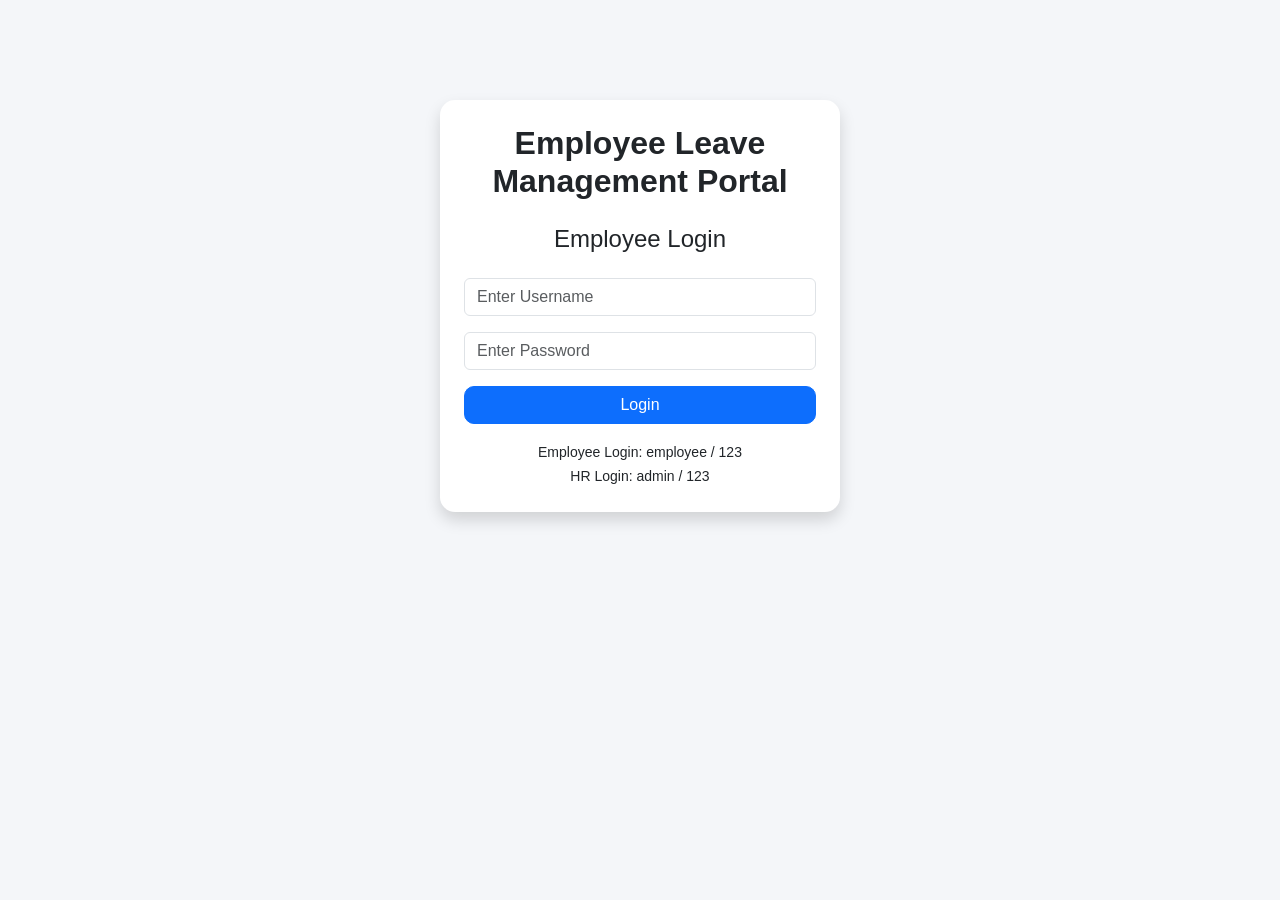
<file: frontend/index.html>
<!DOCTYPE html>
<html lang="en">
<head>
    <meta charset="UTF-8">
    <meta name="viewport" content="width=device-width, initial-scale=1.0">
    <title>Leave Management Portal</title>

    <link href="https://cdn.jsdelivr.net/npm/bootstrap@5.3.3/dist/css/bootstrap.min.css" rel="stylesheet">

    <link rel="stylesheet" href="style.css">
</head>
<body>

<div class="container mt-5">

    <div class="card shadow p-4 mx-auto login-card">

      <h2 class="text-center mb-4">
        Employee Leave Management Portal
      </h2>

      <h4 class="text-center mb-4">
        Employee Login
      </h4>

      <input type="text" id="username" class="form-control mb-3" placeholder="Enter Username">

      <input type="password" id="password" class="form-control mb-3" placeholder="Enter Password">

      <button class="btn btn-primary w-100" onclick="login()">
          Login
      </button>

      <div class="mt-3 text-center">
          <small>
              Employee Login:
              employee / 123
          </small>

          <br>

          <small>
              HR Login:
              admin / 123
          </small>
      </div>

    </div>

</div>

<script src="script.js"></script>

</body>
</html>
</file>
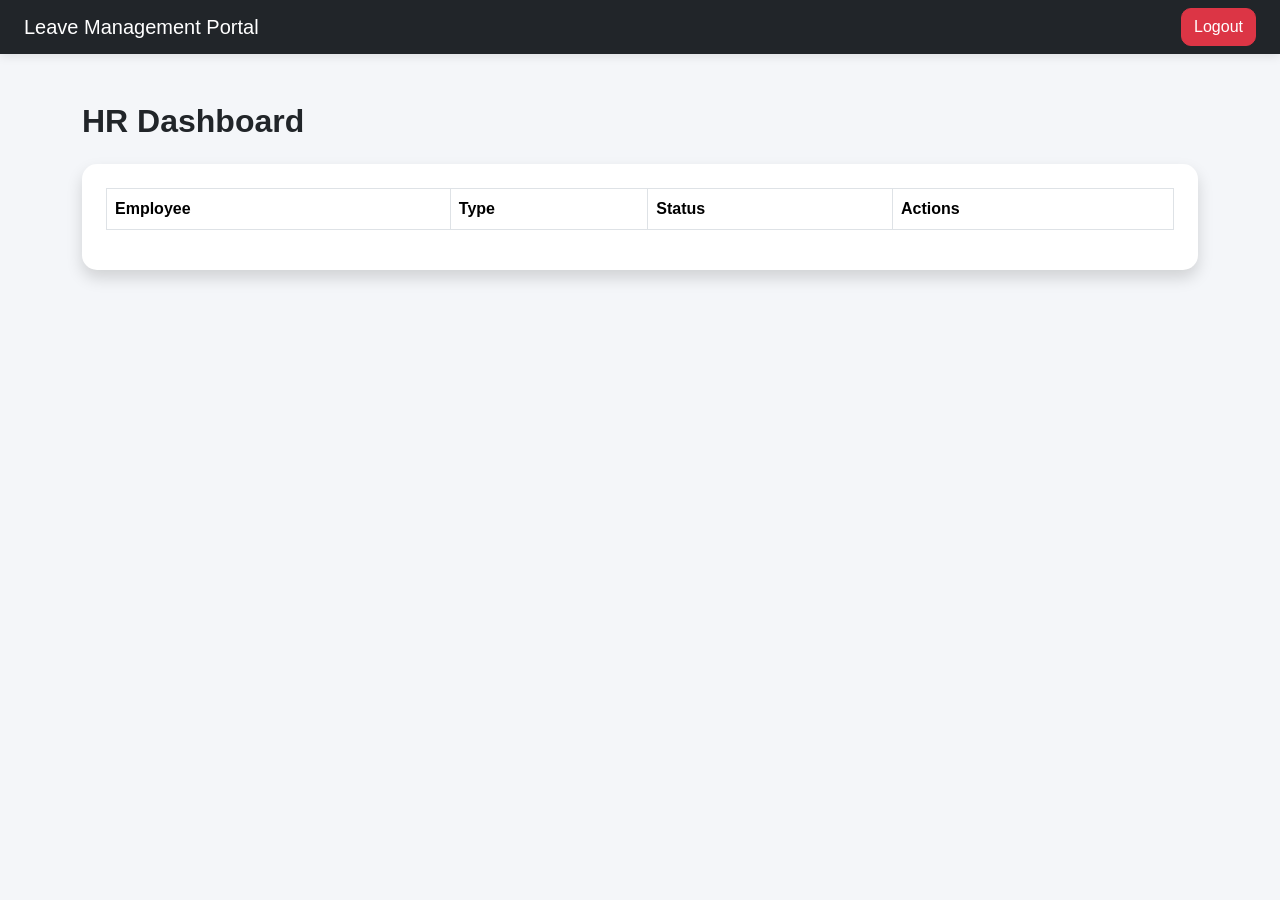
<file: frontend/admin.html>
<!DOCTYPE html>
<html lang="en">
<head>
    <meta charset="UTF-8">
    <meta name="viewport" content="width=device-width, initial-scale=1.0">
    <title>HR Dashboard</title>

    <link href="https://cdn.jsdelivr.net/npm/bootstrap@5.3.3/dist/css/bootstrap.min.css" rel="stylesheet">

    <link rel="stylesheet" href="style.css">
</head>
<body>

<nav class="navbar navbar-dark bg-dark px-4">
    <span class="navbar-brand mb-0 h1">
        Leave Management Portal
    </span>

    <button class="btn btn-danger" onclick="logout()">
        Logout
    </button>
</nav>

<div class="container mt-5">

    <h2 class="mb-4">HR Dashboard</h2>

    <div class="card shadow p-4">

        <table class="table table-bordered">

            <thead>
                <tr>
                    <th>Employee</th>
                    <th>Type</th>
                    <th>Status</th>
                    <th>Actions</th>
                </tr>
            </thead>

            <tbody id="adminTable">
            </tbody>

        </table>

    </div>

</div>

<script src="script.js"></script>

</body>
</html>
</file>
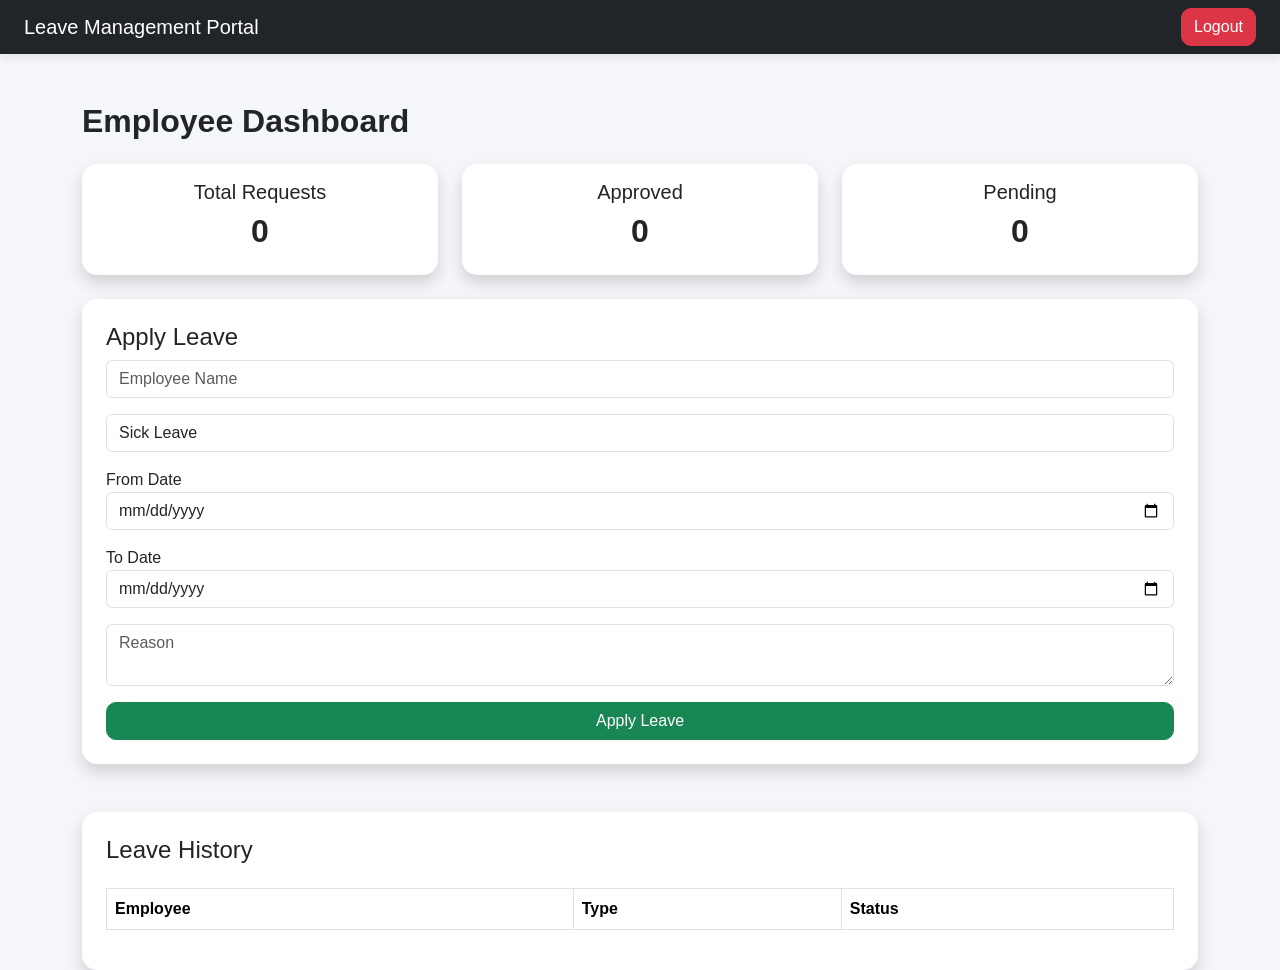
<file: frontend/dashboard.html>
<!DOCTYPE html>
<html lang="en">
<head>
    <meta charset="UTF-8">
    <meta name="viewport" content="width=device-width, initial-scale=1.0">
    <title>Employee Dashboard</title>

    <link href="https://cdn.jsdelivr.net/npm/bootstrap@5.3.3/dist/css/bootstrap.min.css" rel="stylesheet">

    <link rel="stylesheet" href="style.css">
</head>
<body>

<nav class="navbar navbar-dark bg-dark px-4">
    <span class="navbar-brand mb-0 h1">
        Leave Management Portal
    </span>

    <button class="btn btn-danger" onclick="logout()">
        Logout
    </button>
</nav>

<div class="container mt-5">

    <h2 class="mb-4">Employee Dashboard</h2>

    <!-- Statistics Cards -->
    <div class="row mb-4">

        <div class="col-md-4">
            <div class="card shadow p-3 text-center">
                <h5>Total Requests</h5>
                <h2 id="totalLeaves">0</h2>
            </div>
        </div>

        <div class="col-md-4">
            <div class="card shadow p-3 text-center">
                <h5>Approved</h5>
                <h2 id="approvedLeaves">0</h2>
            </div>
        </div>

        <div class="col-md-4">
            <div class="card shadow p-3 text-center">
                <h5>Pending</h5>
                <h2 id="pendingLeaves">0</h2>
            </div>
        </div>

    </div>

    <!-- Apply Leave Card -->
    <div class="card p-4 shadow">

        <h4>Apply Leave</h4>

        <input type="text" id="employeeName" class="form-control mb-3" placeholder="Employee Name">

        <select id="leaveType" class="form-control mb-3">
            <option>Sick Leave</option>
            <option>Casual Leave</option>
            <option>Vacation</option>
        </select>

        <label>From Date</label>
        <input type="date" id="fromDate" class="form-control mb-3">

        <label>To Date</label>
        <input type="date" id="toDate" class="form-control mb-3">

        <textarea id="reason" class="form-control mb-3" placeholder="Reason"></textarea>

        <button class="btn btn-success" onclick="applyLeave()">
            Apply Leave
        </button>

    </div>

    <!-- Leave History -->
    <div class="card p-4 shadow mt-5">

        <h4>Leave History</h4>

        <table class="table table-bordered mt-3">

            <thead>
                <tr>
                    <th>Employee</th>
                    <th>Type</th>
                    <th>Status</th>
                </tr>
            </thead>

            <tbody id="leaveTable">
            </tbody>

        </table>

    </div>

</div>

<script src="script.js"></script>

</body>
</html>
</file>
<file: frontend/style.css>
body{
    background:#f4f6f9;
    font-family:Arial, Helvetica, sans-serif;
}

.card{
    border:none;
    border-radius:15px;
}

.login-card{
    max-width:400px;
    margin-top:100px;
}

table{
    background:white;
}

.navbar{
    box-shadow:0px 2px 10px rgba(0,0,0,0.1);
}

.btn{
    border-radius:10px;
}

h2{
    font-weight:bold;
}
</file>
